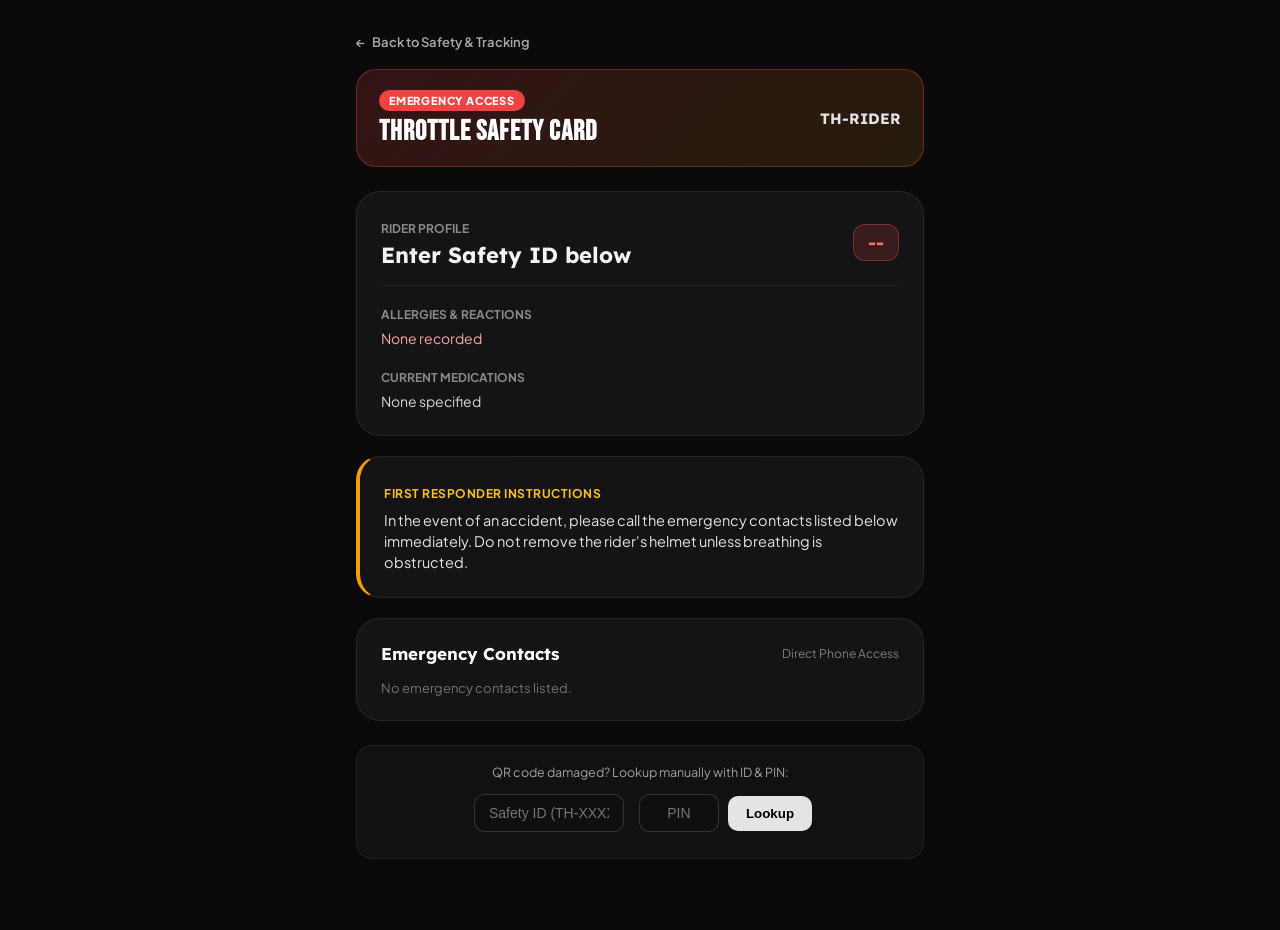
<file: safety-id.html>
<!DOCTYPE html>
<html lang="en">
<head>
    <meta charset="UTF-8">
    <meta name="viewport" content="width=device-width, initial-scale=1.0">
    <title>Throttle Safety ID - Emergency Details</title>
    <link rel="preconnect" href="https://fonts.googleapis.com">
    <link rel="preconnect" href="https://fonts.gstatic.com" crossorigin>
    <link href="https://fonts.googleapis.com/css2?family=Bebas+Neue&family=Plus+Jakarta+Sans:wght@400;500;600;700;800&family=Lexend:wght@600;700&display=swap" rel="stylesheet">
    <link rel="stylesheet" href="style.css">
    <style>
        body {
            background: #0a0a0c !important;
            color: #f4f4f5 !important;
            font-family: 'Plus Jakarta Sans', sans-serif !important;
            min-height: 100vh;
            margin: 0;
            padding: 0;
        }
        .safety-container {
            max-width: 600px;
            margin: 30px auto 80px auto;
            padding: 0 16px;
        }
        .emergency-badge-header {
            display: flex;
            align-items: center;
            justify-content: space-between;
            background: linear-gradient(135deg, rgba(239, 68, 68, 0.18), rgba(245, 158, 11, 0.12));
            border: 1px solid rgba(239, 68, 68, 0.35);
            border-radius: 20px;
            padding: 18px 22px;
            margin-bottom: 24px;
        }
        .emergency-tag {
            background: #ef4444;
            color: #fff;
            font-size: 11px;
            font-weight: 800;
            padding: 4px 10px;
            border-radius: 999px;
            letter-spacing: 0.8px;
            text-transform: uppercase;
        }
        .safety-card {
            background: #141416;
            border: 1px solid rgba(255, 255, 255, 0.08);
            border-radius: 24px;
            padding: 24px;
            margin-bottom: 20px;
        }
        .rider-name-row {
            display: flex;
            align-items: center;
            justify-content: space-between;
            border-bottom: 1px solid rgba(255, 255, 255, 0.06);
            padding-bottom: 16px;
            margin-bottom: 16px;
        }
        .blood-group-badge {
            background: rgba(239, 68, 68, 0.16);
            border: 1px solid rgba(239, 68, 68, 0.4);
            color: #ff6b6b;
            font-family: 'Lexend', sans-serif;
            font-weight: 700;
            font-size: 18px;
            padding: 6px 14px;
            border-radius: 12px;
        }
        .contact-card {
            background: #1e1e24;
            border: 1px solid rgba(255, 255, 255, 0.06);
            border-radius: 16px;
            padding: 14px 18px;
            display: flex;
            align-items: center;
            justify-content: space-between;
            margin-bottom: 12px;
        }
        .call-btn {
            background: #22c55e;
            color: #fff;
            text-decoration: none;
            font-weight: 700;
            font-size: 13px;
            padding: 10px 18px;
            border-radius: 12px;
            display: inline-flex;
            align-items: center;
            gap: 6px;
            transition: transform 0.15s ease, background 0.15s ease;
        }
        .call-btn:hover {
            background: #16a34a;
            transform: scale(1.02);
        }
        .fallback-box {
            text-align: center;
            padding: 18px;
            background: rgba(255, 255, 255, 0.03);
            border-radius: 16px;
            border: 1px solid rgba(255, 255, 255, 0.06);
            margin-top: 24px;
        }
        .fallback-input {
            background: #0f0f11;
            border: 1px solid rgba(255, 255, 255, 0.15);
            color: #fff;
            padding: 10px 14px;
            border-radius: 10px;
            margin: 8px 6px;
            font-size: 14px;
            text-align: center;
        }
        .disabled-banner {
            background: rgba(239, 68, 68, 0.12);
            border: 1px solid rgba(239, 68, 68, 0.4);
            border-radius: 18px;
            padding: 24px;
            text-align: center;
            display: none;
        }
    </style>
</head>
<body>
    <div class="safety-container">
        <div style="margin-bottom: 18px;">
            <a href="safety.html" style="color: rgba(255, 255, 255, 0.65); text-decoration: none; font-size: 13px; font-weight: 600; display: inline-flex; align-items: center; gap: 6px; transition: color 0.2s;" onmouseover="this.style.color='#fff'" onmouseout="this.style.color='rgba(255, 255, 255, 0.65)'">
                <span>&larr;</span> Back to Safety &amp; Tracking
            </a>
        </div>
        <!-- Emergency banner -->
        <div class="emergency-badge-header">
            <div>
                <span class="emergency-tag">Emergency Access</span>
                <h2 style="font-family: 'Bebas Neue', sans-serif; font-size: 28px; letter-spacing: 1px; margin: 6px 0 0 0; color: #fff;">THROTTLE SAFETY CARD</h2>
            </div>
            <div id="safety-id-pill" style="font-family: 'Lexend', sans-serif; font-weight: 700; color: #e4e4e7; font-size: 15px;">TH-RIDER</div>
        </div>

        <div id="disabled-view" class="disabled-banner">
            <h3 style="color: #ef4444; margin-top: 0;">Safety ID Disabled</h3>
            <p id="disabled-msg" style="color: rgba(255,255,255,0.7); margin-bottom: 0;">This Safety ID has been disabled by the rider.</p>
        </div>

        <div id="active-view">
            <!-- Rider Profile & Medical Info -->
            <div class="safety-card">
                <div class="rider-name-row">
                    <div>
                        <span style="font-size: 12px; color: rgba(255, 255, 255, 0.5); text-transform: uppercase; font-weight: 700;">Rider Profile</span>
                        <h3 id="rider-name" style="font-family: 'Lexend', sans-serif; font-size: 22px; margin: 4px 0 0 0;">Loading...</h3>
                    </div>
                    <div class="blood-group-badge" id="blood-group-display">
                        --
                    </div>
                </div>

                <!-- Medical Tags -->
                <div style="margin-bottom: 16px;">
                    <span style="font-size: 12px; color: rgba(255, 255, 255, 0.5); text-transform: uppercase; font-weight: 700;">Allergies & Reactions</span>
                    <p id="allergies-text" style="color: #fca5a5; font-size: 14px; margin: 6px 0 0 0; line-height: 1.4;">None recorded</p>
                </div>

                <div>
                    <span style="font-size: 12px; color: rgba(255, 255, 255, 0.5); text-transform: uppercase; font-weight: 700;">Current Medications</span>
                    <p id="medication-text" style="color: #d4d4d8; font-size: 14px; margin: 6px 0 0 0; line-height: 1.4;">None specified</p>
                </div>
            </div>

            <!-- First Responder Instructions -->
            <div class="safety-card" style="border-left: 4px solid #f59e0b;">
                <span style="font-size: 12px; color: #fbbf24; text-transform: uppercase; font-weight: 700; letter-spacing: 0.5px;">First Responder Instructions</span>
                <p id="instructions-text" style="color: #e4e4e7; font-size: 14.5px; margin: 8px 0 0 0; line-height: 1.45;">
                    In the event of an accident, please call the emergency contacts listed below immediately. Do not remove the rider's helmet unless breathing is obstructed.
                </p>
            </div>

            <!-- Emergency Contacts Section -->
            <div class="safety-card">
                <div style="display: flex; align-items: center; justify-content: space-between; margin-bottom: 16px;">
                    <h4 style="font-family: 'Lexend', sans-serif; font-size: 17px; margin: 0; color: #fff;">Emergency Contacts</h4>
                    <span style="font-size: 12px; color: rgba(255, 255, 255, 0.45);">Direct Phone Access</span>
                </div>

                <div id="contacts-list">
                    <p style="color: rgba(255,255,255,0.4); font-size: 13px;">No emergency contacts listed.</p>
                </div>
            </div>
        </div>

        <!-- Manual Fallback PIN Entry (like Wheelsafar SafeSafar) -->
        <div class="fallback-box">
            <p style="font-size: 12.5px; color: rgba(255, 255, 255, 0.6); margin: 0 0 6px 0;">QR code damaged? Lookup manually with ID & PIN:</p>
            <div>
                <input type="text" id="manual-id" placeholder="Safety ID (TH-XXXX)" class="fallback-input" style="width: 150px;">
                <input type="password" id="manual-pin" placeholder="PIN" class="fallback-input" style="width: 80px;">
                <button onclick="handleManualAccess()" style="background: #e4e4e7; color: #000; border: none; padding: 10px 18px; border-radius: 10px; font-weight: 700; cursor: pointer;">Lookup</button>
            </div>
        </div>
    </div>

    <script>
        const urlParams = new URLSearchParams(window.location.search);
        const safetyId = urlParams.get('id') || urlParams.get('userId') || urlParams.get('safetyId') || urlParams.get('riderId') || urlParams.get('user') || '';
        const apiCandidates = [
            'http://52.66.165.117:8081/api/v1',
            'http://localhost:8081/api/v1',
            'http://localhost:8080/api/v1',
            'https://throttle-app.onrender.com/api/v1'
        ];
        if (window.location.hostname === 'localhost' || window.location.hostname === '127.0.0.1') {
            apiCandidates.unshift('http://localhost:8081/api/v1', 'http://localhost:8080/api/v1');
        }

        if (safetyId) {
            document.getElementById('safety-id-pill').textContent = safetyId;
            fetchSafetyData(safetyId);
        } else {
            document.getElementById('rider-name').textContent = 'Enter Safety ID below';
        }

        async function fetchSafetyData(id) {
            for (const base of apiCandidates) {
                try {
                    const controller = new AbortController();
                    const timeoutId = setTimeout(() => controller.abort(), 3500);
                    const res = await fetch(`${base}/users/safety/${encodeURIComponent(id)}`, {
                        signal: controller.signal
                    });
                    clearTimeout(timeoutId);
                    if (res.ok) {
                        const json = await res.json();
                        if (json && json.data) {
                            renderProfile(json.data);
                            return;
                        }
                    }
                } catch (err) {
                    // Try next backend candidate
                }
            }
            // If API didn't return or was disabled:
            document.getElementById('rider-name').textContent = 'Throttle Rider';
        }

        function renderProfile(user) {
            if (user.safetyEnabled === false) {
                document.getElementById('active-view').style.display = 'none';
                document.getElementById('disabled-view').style.display = 'block';
                if (user.publicMessage) {
                    document.getElementById('disabled-msg').textContent = user.publicMessage;
                }
                return;
            }

            const name = (user.firstName || '') + ' ' + (user.lastName || '');
            document.getElementById('rider-name').textContent = name.trim() || 'Throttle Rider';
            document.getElementById('blood-group-display').textContent = user.bloodGroup || 'Not Set';
            document.getElementById('allergies-text').textContent = user.allergies || 'None recorded';
            document.getElementById('medication-text').textContent = user.currentMedication || 'None specified';
            
            if (user.emergencyInstructions) {
                document.getElementById('instructions-text').textContent = user.emergencyInstructions;
            }

            const contacts = user.emergencyContacts || [];
            const container = document.getElementById('contacts-list');
            if (contacts.length > 0) {
                container.innerHTML = contacts.map(c => `
                    <div class="contact-card">
                        <div>
                            <div style="font-weight: 700; font-size: 15px; color: #fff;">${escapeHtml(c.name || 'Emergency Contact')}</div>
                            <div style="font-size: 12.5px; color: rgba(255, 255, 255, 0.5);">${escapeHtml(c.relation || 'Contact')} • ${escapeHtml(c.phoneNumber || '')}</div>
                        </div>
                        <a href="tel:${escapeHtml(c.phoneNumber || '')}" class="call-btn">
                            <span>Call</span>
                        </a>
                    </div>
                `).join('');
            } else {
                container.innerHTML = '<p style="color: rgba(255,255,255,0.4); font-size: 13px;">No emergency contacts configured.</p>';
            }
        }

        function escapeHtml(str) {
            return String(str).replace(/&/g, '&amp;').replace(/</g, '&lt;').replace(/>/g, '&gt;').replace(/"/g, '&quot;');
        }

        function handleManualAccess() {
            const id = document.getElementById('manual-id').value.trim();
            if (id) {
                window.location.href = `safety-id.html?id=${encodeURIComponent(id)}`;
            }
        }
    </script>
</body>
</html>
</file>
<file: style.css>
/* 
  Throttle Launch Website
  Typography: Bebas Neue for Display, Inter for Sans 
*/

:root {
    /* Colors */
    --clr-black: #0c0c0c;
    --clr-dark: #161616;
    --clr-light: #f5f5f5;
    --clr-white: #ffffff;
    --clr-lime: #D9FF5F;
    
    /* Typography */
    --font-heading: 'Bebas Neue', display, sans-serif;
    --font-body: 'Inter', sans-serif;
    
    /* Layout */
    --nav-height: 80px;
    --section-pad: 6rem;
    --border-radius: 20px;
}

* {
    margin: 0;
    padding: 0;
    box-sizing: border-box;
}

body {
    background-color: var(--clr-light);
    color: var(--clr-black);
    font-family: var(--font-body);
    -webkit-font-smoothing: antialiased;
    overflow-x: hidden;
    cursor: none; /* Custom Cursor */
}

a {
    color: inherit;
    text-decoration: none;
}

/* Typography Utilities */
.text-lime { color: var(--clr-lime); }
.text-dark { color: var(--clr-black); }
.bg-lime { background-color: var(--clr-lime); }
.bg-dark { background-color: var(--clr-black); }

/* --- Custom Cursor --- */
.cursor {
    width: 20px;
    height: 20px;
    border: 2px solid var(--clr-black);
    border-radius: 50%;
    position: fixed;
    top: 0;
    left: 0;
    pointer-events: none;
    z-index: 9999;
    transform: translate(-50%, -50%);
    transition: width 0.3s ease, height 0.3s ease, background-color 0.3s ease;
    mix-blend-mode: difference;
    background-color: transparent;
}
.cursor.hovered {
    width: 60px;
    height: 60px;
    background-color: var(--clr-white);
    border-color: var(--clr-white);
}

/* --- Navigation --- */
.navbar {
    position: fixed;
    top: 0;
    left: 0;
    width: 100%;
    height: var(--nav-height);
    display: flex;
    justify-content: space-between;
    align-items: center;
    padding: 0 4%;
    z-index: 100;
    mix-blend-mode: difference;
    color: white;
}
.nav-logo {
    font-family: var(--font-heading);
    font-size: 2rem;
    letter-spacing: 2px;
}
.nav-links {
    display: flex;
    gap: 2rem;
    font-weight: 500;
    font-size: 0.9rem;
    text-transform: uppercase;
    letter-spacing: 1px;
}
.nav-btn {
    background-color: var(--clr-white);
    color: black;
    padding: 0.6rem 1.5rem;
    border-radius: 50px;
    font-weight: 600;
    font-size: 0.9rem;
    text-transform: uppercase;
    transition: transform 0.3s ease;
}
.nav-btn:hover {
    transform: scale(1.05);
}

/* --- Hero Section --- */
.hero {
    min-height: 100vh;
    display: flex;
    align-items: center;
    padding: 0 4%;
    padding-top: var(--nav-height);
    background-color: var(--clr-black);
    color: var(--clr-white);
    position: relative;
    z-index: 1; /* Sits beneath the curved sections scrolling over */
}
.hero-content {
    max-width: 1200px;
}
.hero-title {
    font-family: var(--font-heading);
    font-size: clamp(4rem, 12vw, 10rem);
    line-height: 0.85;
    margin-bottom: 2rem;
    text-transform: uppercase;
}
/* For GSAP Reveal split text, spans need inline-block */
.hero-title span {
    display: inline-block;
}

.hero-subtitle {
    font-size: clamp(1rem, 2vw, 1.5rem);
    max-width: 600px;
    line-height: 1.6;
    color: #a0a0a0;
    font-weight: 300;
}

/* --- Marquee Divider --- */
.curved-top-arch {
    border-top-left-radius: 60px;
    border-top-right-radius: 60px;
    position: relative;
    z-index: 10;
    overflow: hidden;
}

.marquee-container {
    background: var(--clr-lime);
    color: var(--clr-black);
    padding: 1.5rem 0;
    overflow: hidden;
    white-space: nowrap;
    border-bottom: 2px solid var(--clr-dark);
}
.marquee-content {
    display: inline-block;
    font-family: var(--font-heading);
    font-size: 2rem;
    text-transform: uppercase;
    /* GSAP will animate this */
}
.marquee-dot {
    margin: 0 2rem;
}

/* --- Intro Section (Smooth Word Scroll) --- */
.intro-section {
    padding: var(--section-pad) 4%;
    background-color: var(--clr-light);
    color: var(--clr-black);
    display: flex;
    justify-content: center;
    align-items: center;
    min-height: 80vh;
}
.intro-text {
    font-size: clamp(2rem, 4vw, 4rem);
    line-height: 1.2;
    font-weight: 500;
    max-width: 1200px;
}
.intro-text .word {
    display: inline-block;
    opacity: 0.15; /* Initial state, will be brightened by GSAP scrub */
}

/* --- Interactive Features Accordion --- */
.interactive-features {
    padding: var(--section-pad) 4%;
    background-color: var(--clr-black);
    color: var(--clr-white);
    display: flex;
    flex-direction: column;
}

.hover-feature-row {
    border-bottom: 1px solid rgba(255,255,255,0.15);
    padding: 3rem 0;
    cursor: none; /* override pointer to use custom cursor */
    display: grid;
    grid-template-columns: 1fr;
    gap: 1rem;
    transition: all 0.4s cubic-bezier(0.16, 1, 0.3, 1);
}

.hover-feature-row:first-child {
    border-top: 1px solid rgba(255,255,255,0.15);
}

.hover-feature-row:hover {
    padding-left: 3rem;
    padding-right: 3rem;
    background-color: #141414;
}

.hover-feature-row.text-lime-row:hover {
    background-color: var(--clr-lime);
    color: var(--clr-black);
    border-color: var(--clr-lime);
}

.hover-feature-row.text-lime-row:hover .feat-num {
    color: var(--clr-black);
    opacity: 0.8;
}

.feature-title-block {
    display: flex;
    align-items: flex-start;
    gap: 2rem;
}

.feat-num {
    font-family: var(--font-body);
    font-size: 1.2rem;
    opacity: 0.5;
    margin-top: 0.75rem;
    font-weight: 500;
}

.feat-head {
    font-family: var(--font-heading);
    font-size: clamp(3rem, 6vw, 6rem);
    line-height: 0.9;
    text-transform: uppercase;
    margin: 0;
}

.feature-hover-content {
    max-height: 0;
    overflow: hidden;
    opacity: 0;
    transition: all 0.5s cubic-bezier(0.16, 1, 0.3, 1);
    padding-left: 3.5rem; /* approximate alignment with feat-head depending on viewport */
    max-width: 800px;
}

.feature-hover-content h3 {
    font-size: 1.75rem;
    margin-bottom: 1rem;
    margin-top: 1rem;
    font-weight: 600;
}

.feature-hover-content p {
    font-size: 1.2rem;
    line-height: 1.6;
    opacity: 0.8;
}

/* Hover activates info reveal */
.hover-feature-row:hover .feature-hover-content {
    max-height: 400px; /* large enough to contain info */
    opacity: 1;
    margin-top: 1rem;
}

@media (max-width: 900px) {
    .feature-title-block { gap: 1rem; }
    .feature-hover-content { padding-left: 0; margin-top: 1.5rem; }
    .hover-feature-row:hover { padding-left: 1rem; padding-right: 1rem; }
}

/* --- Projects Section --- */
.projects-section {
    padding: var(--section-pad) 4%;
    background-color: var(--clr-white);
}

.projects-header {
    margin-bottom: 4rem;
    max-width: 800px;
}
.section-title {
    font-family: var(--font-heading);
    font-size: clamp(4rem, 8vw, 7rem);
    line-height: 0.9;
    text-transform: uppercase;
    margin-bottom: 1rem;
}
.section-subtitle {
    font-size: 1.25rem;
    color: #666;
}

.projects-grid {
    display: grid;
    grid-template-columns: repeat(auto-fit, minmax(350px, 1fr));
    gap: 3rem;
}

.project-card {
    display: flex;
    flex-direction: column;
    gap: 1.5rem;
    group: hover;
}

.project-img {
    width: 100%;
    aspect-ratio: 4/3;
    border-radius: var(--border-radius);
    background-size: cover;
    background-position: center;
    transition: transform 0.5s cubic-bezier(0.16, 1, 0.3, 1);
}
.project-card:hover .project-img {
    transform: scale(0.98);
}

.bg-placeholder-1 { background-color: #e0e0e0; background-image: linear-gradient(45deg, #e0e0e0, #f5f5f5); }
.bg-placeholder-2 { background-color: #d0d0d0; background-image: linear-gradient(135deg, #d0d0d0, #eaeaea); }
.bg-placeholder-3 { background-color: #c0c0c0; background-image: linear-gradient(225deg, #c0c0c0, #dfdfdf); }

.project-info h3 {
    font-size: 1.5rem;
    font-weight: 600;
    margin-bottom: 0.5rem;
}
.project-info p {
    font-size: 1rem;
    color: #555;
    line-height: 1.5;
}

/* --- CTA Section --- */
.cta-section {
    background-color: var(--clr-black);
    color: var(--clr-white);
    padding: var(--section-pad) 4% 2rem;
    display: flex;
    flex-direction: column;
    align-items: center;
    text-align: center;
    min-height: 80vh;
    justify-content: space-between;
}

.cta-content {
    margin-top: auto;
    margin-bottom: auto;
}

.cta-title {
    font-family: var(--font-heading);
    font-size: clamp(4rem, 12vw, 10rem);
    line-height: 0.85;
    text-transform: uppercase;
    margin-bottom: 3rem;
}

.cta-button {
    display: inline-block;
    background-color: var(--clr-lime);
    color: var(--clr-black);
    font-family: var(--font-heading);
    font-size: 2rem;
    padding: 1rem 4rem;
    /* Octagon Shape */
    border-radius: 0;
    clip-path: polygon(25px 0, calc(100% - 25px) 0, 100% 25px, 100% calc(100% - 25px), calc(100% - 25px) 100%, 25px 100%, 0 calc(100% - 25px), 0 25px);
    letter-spacing: 2px;
    transition: transform 0.3s ease, background-color 0.3s ease;
}

.cta-button:hover {
    transform: scale(1.05);
    background-color: #fff;
}

.footer {
    width: 100%;
    display: flex;
    justify-content: space-between;
    align-items: center;
    padding-top: 3rem;
    border-top: 1px solid rgba(255,255,255,0.1);
    font-size: 0.9rem;
    color: #888;
}

.footer-links {
    display: flex;
    gap: 1.5rem;
}
.footer-links a:hover {
    color: var(--clr-white);
}

@media (max-width: 768px) {
    .nav-links { display: none; }
    .features-section { padding: 4rem 4%; }
    .projects-grid { grid-template-columns: 1fr; }
    .footer { flex-direction: column; gap: 1rem; text-align: center; }
}

.hero-actions {
    margin-top: 2rem;
}

.hero-cta {
    font-size: 1.4rem;
    padding: 0.9rem 2.2rem;
}

.page-hero {
    min-height: 88vh;
}

.page-kicker {
    color: var(--clr-lime);
    text-transform: uppercase;
    letter-spacing: 2px;
    font-size: 0.9rem;
    margin-bottom: 1rem;
    font-weight: 600;
}

.compact-intro {
    min-height: 55vh;
}

.page-section {
    padding: var(--section-pad) 4%;
}

.bg-white {
    background-color: var(--clr-white);
}

.bg-dark-section {
    background-color: var(--clr-black);
    color: var(--clr-white);
}

.bg-dark-section .section-subtitle,
.bg-dark-section .bullet-list li {
    color: rgba(255, 255, 255, 0.72);
}

.screenshot-grid {
    display: grid;
    grid-template-columns: repeat(auto-fit, minmax(240px, 1fr));
    gap: 2rem;
}

.screen-card {
    background: var(--clr-white);
    border: 1px solid #e7e7e7;
    border-radius: 28px;
    padding: 1rem;
    display: flex;
    flex-direction: column;
    gap: 1rem;
    box-shadow: 0 18px 50px rgba(12, 12, 12, 0.06);
}

.screen-card img,
.split-visual img {
    width: 100%;
    height: auto;
    display: block;
    border-radius: 22px;
}

.screen-copy h3,
.journey-item h3,
.feature-card h3,
.value-card h3 {
    font-size: 1.4rem;
    margin-bottom: 0.6rem;
}

.screen-copy p,
.journey-item p,
.feature-card p,
.value-card p,
.cta-support {
    color: #666;
    line-height: 1.6;
}

.split-section {
    display: grid;
    grid-template-columns: repeat(2, minmax(0, 1fr));
    gap: 3rem;
    align-items: center;
}

.split-section.reverse .split-visual {
    order: 1;
}

.split-section.reverse .split-copy {
    order: 2;
}

.split-copy .section-title {
    margin-top: 0.3rem;
}

.split-visual {
    background: rgba(255,255,255,0.04);
    border-radius: 32px;
}

.bullet-list {
    list-style: none;
    display: flex;
    flex-direction: column;
    gap: 0.9rem;
    margin-top: 1.8rem;
}

.bullet-list li {
    position: relative;
    padding-left: 1.2rem;
    line-height: 1.6;
}

.bullet-list li::before {
    content: "";
    width: 7px;
    height: 7px;
    border-radius: 50%;
    background: var(--clr-lime);
    position: absolute;
    left: 0;
    top: 0.7rem;
}

.feature-grid,
.value-grid,
.journey-grid {
    display: grid;
    grid-template-columns: repeat(auto-fit, minmax(240px, 1fr));
    gap: 1.5rem;
}

.feature-card,
.value-card,
.journey-item {
    border-radius: 24px;
    padding: 2rem;
    border: 1px solid #e8e8e8;
    background: var(--clr-white);
    box-shadow: 0 18px 40px rgba(12, 12, 12, 0.05);
}

.feature-card {
    position: relative;
}

.feature-kicker {
    text-transform: uppercase;
    letter-spacing: 1.5px;
    font-size: 0.78rem;
    font-weight: 700;
    color: #7d7d7d;
    margin-bottom: 0.8rem;
}

.journey-number {
    display: inline-flex;
    width: 42px;
    height: 42px;
    align-items: center;
    justify-content: center;
    border-radius: 50%;
    margin-bottom: 1.2rem;
    background: var(--clr-lime);
    color: var(--clr-black);
    font-weight: 700;
}

.text-link {
    margin-top: 1.2rem;
    display: inline-block;
    font-weight: 700;
    text-transform: uppercase;
    letter-spacing: 1px;
}

.text-lime-row .text-link {
    color: inherit;
}

.cta-support {
    max-width: 760px;
    margin: 0 auto 2rem;
    color: #b5b5b5;
}

.product-shot {
    background-size: cover;
    background-position: center top;
    background-repeat: no-repeat;
    border: 1px solid #e8e8e8;
}

.feature-icon {
    width: 54px;
    height: 54px;
    display: inline-flex;
    align-items: center;
    justify-content: center;
    border-radius: 16px;
    background: rgba(217, 255, 95, 0.18);
    color: var(--clr-black);
    font-size: 1.5rem;
    margin-bottom: 1rem;
}

.small-icon {
    width: 46px;
    height: 46px;
    font-size: 1.25rem;
}

.plan-grid {
    display: grid;
    grid-template-columns: repeat(auto-fit, minmax(260px, 1fr));
    gap: 1.5rem;
}

.plan-card {
    padding: 2rem;
    border-radius: 28px;
    border: 1px solid #e8e8e8;
    background: var(--clr-white);
    box-shadow: 0 22px 50px rgba(12, 12, 12, 0.06);
}

.featured-plan {
    border-color: var(--clr-lime);
    background: linear-gradient(180deg, rgba(217, 255, 95, 0.2), rgba(255,255,255,1) 28%);
}

.plan-price {
    font-family: var(--font-heading);
    font-size: 4rem;
    line-height: 0.9;
    margin: 1rem 0 1.4rem;
}

.plan-price span {
    display: block;
    font-family: var(--font-body);
    font-size: 0.95rem;
    font-weight: 600;
    color: #666;
    margin-top: 0.5rem;
    text-transform: uppercase;
    letter-spacing: 1px;
}

.plan-list {
    list-style: none;
    display: flex;
    flex-direction: column;
    gap: 0.85rem;
}

.plan-list li {
    display: flex;
    align-items: flex-start;
    gap: 0.8rem;
    line-height: 1.5;
    color: #444;
}

.plan-icon {
    min-width: 28px;
    height: 28px;
    display: inline-flex;
    align-items: center;
    justify-content: center;
    border-radius: 10px;
    background: #f1f5ea;
    font-size: 0.95rem;
}

@media (max-width: 900px) {
    .split-section {
        grid-template-columns: 1fr;
    }

    .split-section.reverse .split-visual,
    .split-section.reverse .split-copy {
        order: initial;
    }
}

@media (max-width: 768px) {
    .hero-cta {
        width: 100%;
        text-align: center;
    }

    .feature-card,
    .value-card,
    .journey-item,
    .screen-card {
        padding: 1.4rem;
    }

    .page-section {
        padding: 4rem 4%;
    }
}

/* --- Download Page Styles --- */
.download-hero {
    min-height: 88vh;
    padding-bottom: 7rem;
}

.hero-btn-group {
    display: flex;
    flex-wrap: wrap;
    gap: 1.2rem;
    margin-top: 2.5rem;
    margin-bottom: 4rem;
}

.hero-btn-secondary {
    display: inline-flex;
    align-items: center;
    gap: 0.8rem;
    background: transparent;
    color: var(--clr-white);
    border: 2px solid rgba(255, 255, 255, 0.25);
    font-family: var(--font-heading);
    font-size: 1.4rem;
    padding: 0.85rem 2rem;
    letter-spacing: 1.5px;
    border-radius: 12px;
    transition: all 0.3s ease;
    text-transform: uppercase;
}

.hero-btn-secondary:hover {
    border-color: var(--clr-lime);
    color: var(--clr-lime);
    transform: scale(1.04);
}

.download-platforms-grid {
    display: grid;
    grid-template-columns: repeat(2, minmax(0, 1fr));
    gap: 2.5rem;
    margin-top: 3rem;
}

.download-card {
    background: var(--clr-white);
    border: 2px solid #e6e6e6;
    border-radius: 28px;
    padding: 3rem;
    display: flex;
    flex-direction: column;
    justify-content: space-between;
    position: relative;
    box-shadow: 0 20px 45px rgba(12, 12, 12, 0.05);
    transition: transform 0.4s cubic-bezier(0.16, 1, 0.3, 1), border-color 0.4s ease, box-shadow 0.4s ease;
}

.download-card:hover {
    transform: translateY(-8px);
    box-shadow: 0 30px 60px rgba(12, 12, 12, 0.1);
}

.download-card.android-card:hover {
    border-color: var(--clr-lime);
}

.download-card.ios-card:hover {
    border-color: var(--clr-black);
}

.download-card-header {
    display: flex;
    justify-content: space-between;
    align-items: flex-start;
    margin-bottom: 2rem;
}

.download-card-icon {
    width: 68px;
    height: 68px;
    border-radius: 20px;
    background: var(--clr-black);
    color: var(--clr-lime);
    display: flex;
    align-items: center;
    justify-content: center;
    transition: transform 0.3s ease;
}

.download-card:hover .download-card-icon {
    transform: scale(1.08) rotate(2deg);
}

.download-card-icon svg {
    width: 36px;
    height: 36px;
    fill: currentColor;
}

.download-badge {
    display: inline-flex;
    align-items: center;
    gap: 0.5rem;
    padding: 0.45rem 1rem;
    border-radius: 50px;
    font-size: 0.78rem;
    font-weight: 700;
    text-transform: uppercase;
    letter-spacing: 1px;
}

.download-badge.badge-lime {
    background: rgba(217, 255, 95, 0.25);
    color: #1a1a1a;
    border: 1px solid rgba(180, 220, 50, 0.45);
}

.download-badge.badge-dark {
    background: #f0f0f0;
    color: #444;
    border: 1px solid #ddd;
}

.badge-dot {
    width: 8px;
    height: 8px;
    border-radius: 50%;
    background: #10b981;
    display: inline-block;
    animation: pulseDot 2s infinite ease-in-out;
}

@keyframes pulseDot {
    0%, 100% { opacity: 1; transform: scale(1); }
    50% { opacity: 0.4; transform: scale(0.8); }
}

.download-card-title {
    font-family: var(--font-heading);
    font-size: 3.2rem;
    text-transform: uppercase;
    line-height: 1;
    margin-bottom: 0.8rem;
}

.download-card-desc {
    color: #555;
    font-size: 1.1rem;
    line-height: 1.6;
    margin-bottom: 1.8rem;
}

.download-spec-tags {
    display: flex;
    flex-wrap: wrap;
    gap: 0.6rem;
    margin-bottom: 2rem;
}

.spec-tag {
    background: #f2f2f2;
    border: 1px solid #e5e5e5;
    color: #333;
    padding: 0.4rem 0.85rem;
    border-radius: 8px;
    font-size: 0.82rem;
    font-weight: 600;
    letter-spacing: 0.3px;
}

.download-card-btn {
    display: flex;
    align-items: center;
    justify-content: center;
    gap: 0.8rem;
    background: var(--clr-black);
    color: var(--clr-white);
    font-family: var(--font-heading);
    font-size: 1.6rem;
    letter-spacing: 1.5px;
    padding: 1.15rem 2rem;
    border-radius: 14px;
    text-transform: uppercase;
    text-decoration: none;
    transition: all 0.3s cubic-bezier(0.16, 1, 0.3, 1);
    box-shadow: 0 10px 25px rgba(0,0,0,0.12);
}

.download-card-btn svg {
    width: 22px;
    height: 22px;
    fill: currentColor;
    transition: transform 0.3s ease;
}

.download-card-btn:hover {
    background: var(--clr-lime);
    color: var(--clr-black);
    transform: translateY(-2px);
    box-shadow: 0 14px 30px rgba(217, 255, 95, 0.35);
}

.download-card-btn:hover svg {
    transform: translateY(2px);
}

.download-card-footer {
    display: flex;
    justify-content: space-between;
    align-items: center;
    margin-top: 1.2rem;
    padding-top: 1rem;
    border-top: 1px solid #eee;
    font-size: 0.85rem;
    color: #777;
}

.download-card-footer a {
    color: #222;
    font-weight: 600;
    text-decoration: underline;
    text-underline-offset: 3px;
}

.download-card-footer a:hover {
    color: #000;
}

/* Coming Soon Stores Banner */
.stores-announcement-box {
    background: linear-gradient(145deg, #161616 0%, #0d0d0d 100%);
    border: 2px solid rgba(217, 255, 95, 0.3);
    border-radius: 32px;
    padding: 3.5rem;
    color: var(--clr-white);
    position: relative;
    overflow: hidden;
    box-shadow: 0 24px 60px rgba(0, 0, 0, 0.4);
}

.stores-announcement-box::before {
    content: "";
    position: absolute;
    top: -50%;
    right: -20%;
    width: 400px;
    height: 400px;
    background: radial-gradient(circle, rgba(217, 255, 95, 0.12) 0%, transparent 70%);
    pointer-events: none;
}

.stores-header {
    max-width: 780px;
    margin-bottom: 2.5rem;
}

.stores-grid {
    display: grid;
    grid-template-columns: repeat(2, minmax(0, 1fr));
    gap: 1.8rem;
    margin-bottom: 2.5rem;
}

.store-card {
    background: rgba(255, 255, 255, 0.04);
    border: 1px solid rgba(255, 255, 255, 0.1);
    border-radius: 20px;
    padding: 2rem;
    display: flex;
    align-items: center;
    gap: 1.5rem;
    transition: all 0.3s ease;
}

.store-card:hover {
    background: rgba(255, 255, 255, 0.08);
    border-color: rgba(217, 255, 95, 0.5);
    transform: translateY(-4px);
}

.store-card-icon {
    width: 60px;
    height: 60px;
    min-width: 60px;
    border-radius: 16px;
    background: rgba(255, 255, 255, 0.08);
    display: flex;
    align-items: center;
    justify-content: center;
}

.store-card-icon svg {
    width: 32px;
    height: 32px;
    fill: var(--clr-white);
}

.store-card-info {
    flex: 1;
}

.store-card-subtitle {
    font-size: 0.75rem;
    text-transform: uppercase;
    letter-spacing: 1.5px;
    color: #999;
    margin-bottom: 0.2rem;
    font-weight: 600;
}

.store-card-title {
    font-family: var(--font-heading);
    font-size: 2rem;
    text-transform: uppercase;
    letter-spacing: 1px;
    line-height: 1.1;
    margin-bottom: 0.5rem;
}

.store-status-pill {
    display: inline-flex;
    align-items: center;
    gap: 0.4rem;
    background: rgba(217, 255, 95, 0.15);
    color: var(--clr-lime);
    padding: 0.25rem 0.75rem;
    border-radius: 50px;
    font-size: 0.72rem;
    font-weight: 700;
    text-transform: uppercase;
    letter-spacing: 1px;
}

.notify-card {
    background: rgba(255, 255, 255, 0.03);
    border: 1px dashed rgba(255, 255, 255, 0.15);
    border-radius: 20px;
    padding: 1.8rem;
    display: flex;
    justify-content: space-between;
    align-items: center;
    gap: 1.5rem;
    flex-wrap: wrap;
}

.notify-text {
    flex: 1;
    min-width: 260px;
}

.notify-text h4 {
    font-size: 1.15rem;
    font-weight: 600;
    margin-bottom: 0.3rem;
}

.notify-text p {
    font-size: 0.9rem;
    color: #999;
}

.notify-form {
    display: flex;
    gap: 0.6rem;
    flex-wrap: wrap;
}

.notify-input {
    background: rgba(255, 255, 255, 0.08);
    border: 1px solid rgba(255, 255, 255, 0.2);
    border-radius: 12px;
    padding: 0.8rem 1.2rem;
    color: var(--clr-white);
    font-family: var(--font-body);
    font-size: 0.95rem;
    outline: none;
    min-width: 240px;
    transition: border-color 0.3s ease;
}

.notify-input:focus {
    border-color: var(--clr-lime);
}

.notify-input::placeholder {
    color: #777;
}

.notify-submit-btn {
    background: var(--clr-lime);
    color: var(--clr-black);
    font-family: var(--font-heading);
    font-size: 1.2rem;
    letter-spacing: 1px;
    border: none;
    border-radius: 12px;
    padding: 0.8rem 1.6rem;
    cursor: pointer;
    transition: all 0.3s ease;
}

.notify-submit-btn:hover {
    background: var(--clr-white);
    transform: scale(1.04);
}

/* Install Steps Section */
.steps-container {
    display: grid;
    grid-template-columns: repeat(3, minmax(0, 1fr));
    gap: 2rem;
    margin-top: 2.5rem;
}

.step-card {
    background: var(--clr-white);
    border: 1px solid #e6e6e6;
    border-radius: 24px;
    padding: 2.2rem;
    position: relative;
    box-shadow: 0 16px 36px rgba(0, 0, 0, 0.04);
    transition: transform 0.3s ease;
}

.step-card:hover {
    transform: translateY(-6px);
}

.step-number-tag {
    width: 44px;
    height: 44px;
    border-radius: 12px;
    background: var(--clr-black);
    color: var(--clr-lime);
    font-family: var(--font-heading);
    font-size: 1.5rem;
    display: flex;
    align-items: center;
    justify-content: center;
    margin-bottom: 1.2rem;
}

.step-card h3 {
    font-size: 1.35rem;
    font-weight: 700;
    margin-bottom: 0.8rem;
    text-transform: uppercase;
}

.step-card p {
    color: #666;
    font-size: 0.98rem;
    line-height: 1.6;
}

.step-tip {
    margin-top: 1.2rem;
    padding: 0.8rem 1rem;
    background: #f7f9f3;
    border-left: 3px solid var(--clr-lime);
    border-radius: 6px;
    font-size: 0.85rem;
    color: #444;
}

/* Trust / Safety Bar */
.trust-bar {
    display: grid;
    grid-template-columns: repeat(auto-fit, minmax(220px, 1fr));
    gap: 1.5rem;
    margin-top: 3.5rem;
    padding-top: 3rem;
    border-top: 1px solid #e6e6e6;
}

.trust-item {
    display: flex;
    align-items: center;
    gap: 1rem;
}

.trust-icon {
    width: 44px;
    height: 44px;
    min-width: 44px;
    border-radius: 50%;
    background: rgba(217, 255, 95, 0.25);
    display: flex;
    align-items: center;
    justify-content: center;
    color: var(--clr-black);
}

.trust-icon svg {
    width: 22px;
    height: 22px;
    fill: currentColor;
}

.trust-text h4 {
    font-size: 1rem;
    font-weight: 700;
    margin-bottom: 0.2rem;
}

.trust-text p {
    font-size: 0.82rem;
    color: #777;
    margin: 0;
}

/* Toast Message */
.download-toast {
    position: fixed;
    bottom: 2rem;
    right: 2rem;
    background: var(--clr-black);
    color: var(--clr-white);
    border: 2px solid var(--clr-lime);
    border-radius: 16px;
    padding: 1.2rem 1.8rem;
    display: flex;
    align-items: center;
    gap: 1rem;
    box-shadow: 0 20px 40px rgba(0, 0, 0, 0.35);
    z-index: 10000;
    transform: translateY(100px);
    opacity: 0;
    pointer-events: none;
    transition: all 0.4s cubic-bezier(0.16, 1, 0.3, 1);
}

.download-toast.show {
    transform: translateY(0);
    opacity: 1;
    pointer-events: auto;
}

.toast-icon {
    color: var(--clr-lime);
    font-size: 1.5rem;
}

.toast-content h5 {
    font-size: 1rem;
    margin-bottom: 0.2rem;
}

.toast-content p {
    font-size: 0.85rem;
    color: #aaa;
    margin: 0;
}

@media (max-width: 900px) {
    .download-platforms-grid {
        grid-template-columns: 1fr;
    }
    .stores-grid {
        grid-template-columns: 1fr;
    }
    .steps-container {
        grid-template-columns: 1fr;
    }
    .stores-announcement-box {
        padding: 2.2rem 1.8rem;
    }
    .notify-card {
        flex-direction: column;
        align-items: stretch;
    }
    .notify-form {
        flex-direction: column;
    }
    .notify-input {
        min-width: 100%;
    }
}
</file>
